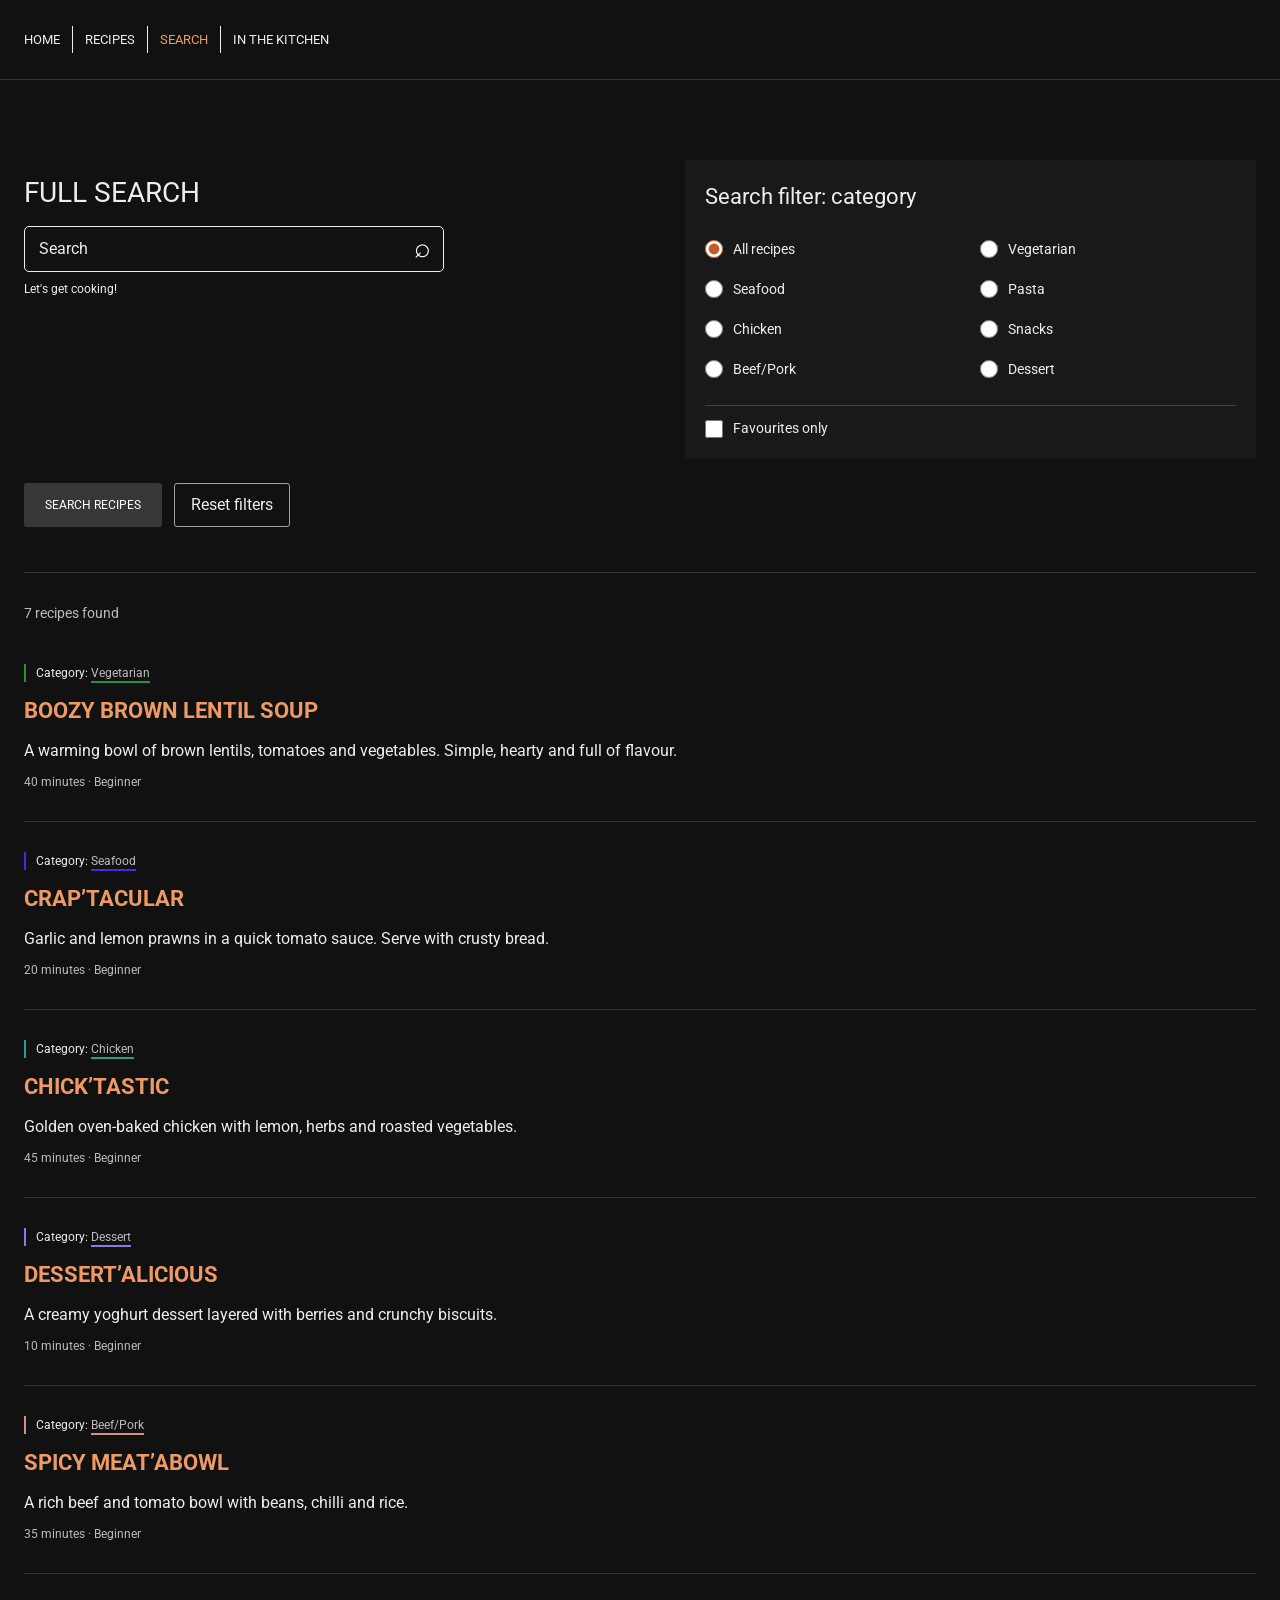
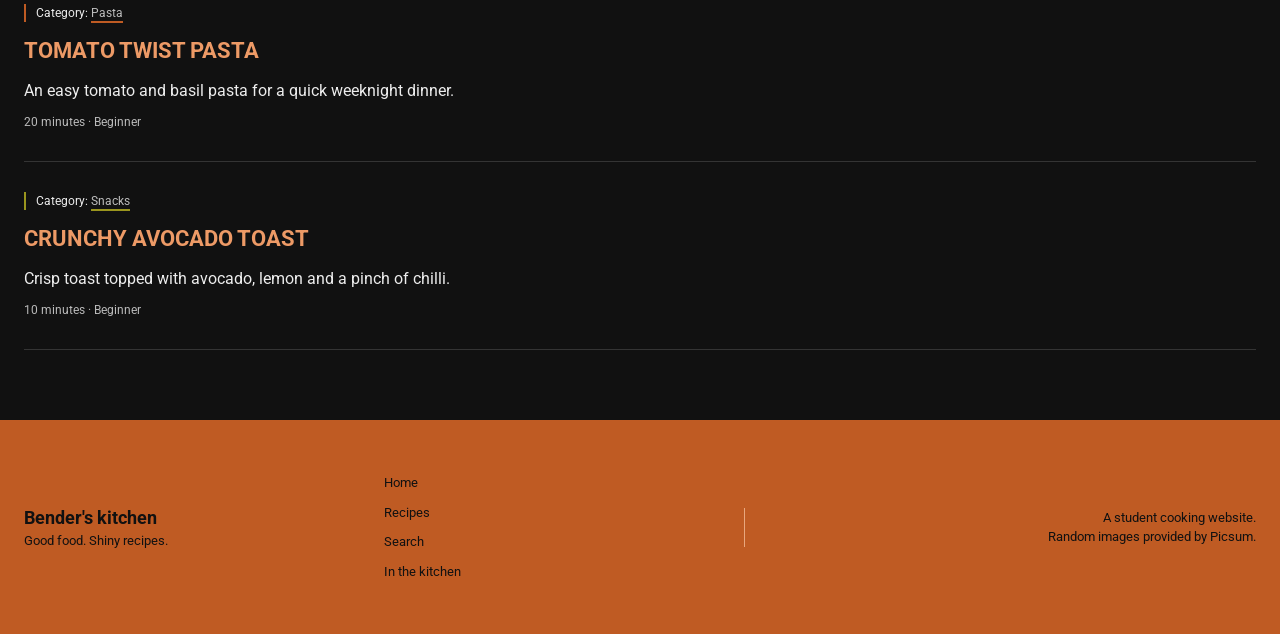
<file: RecipePage/recipe-web/search.html>
<!DOCTYPE html>
<html lang="en">
<head>
    <meta charset="UTF-8">
    <meta name="viewport" content="width=device-width, initial-scale=1.0">
    <meta name="description" content="Recipes and cooking tips from Bender's kitchen.">
    <title>Search | Bender's kitchen</title>
    <link rel="preconnect" href="https://fonts.googleapis.com">
    <link rel="preconnect" href="https://fonts.gstatic.com" crossorigin>
    <link href="https://fonts.googleapis.com/css2?family=Indie+Flower&amp;family=Roboto:ital,wght@0,100..900;1,100..900&amp;display=swap" rel="stylesheet">
    <link rel="stylesheet" href="css/style.css">
    <script src="js/recipes.js" defer></script>
    <script src="js/script.js" defer></script>
</head>
<body class="inner-page" data-page="search">
    <a class="skip-link" href="#main">Skip to content</a>
    <div class="container">
        <nav class="navigation" aria-label="Main navigation">
            <div class="menu-container">
                <ul>
                    <li><a href="index.html">Home</a></li>
                    <li><a href="recipe-detail.html">Recipes</a></li>
                    <li><a href="search.html">Search</a></li>
                    <li><a href="kitchen.html">In the kitchen</a></li>
                </ul>
            </div>
        </nav>
        <main id="main">
            <!-- Full search and category filters -->
            <section class="full-search page-width" aria-labelledby="search-title">
                <form id="recipe-search" action="search.html" method="get" class="search-form" role="search">
                    <div class="search-form_text">
                        <h1 id="search-title">Full search</h1>
                        <label class="visually-hidden" for="recipe-query">Search recipes</label>
                        <div class="search-box"><input id="recipe-query" class="search-input" type="search" name="q" placeholder="Search"><button class="search-submit" type="submit" aria-label="Search recipes">⌕</button></div>
                        <p class="search-hint">Let's get cooking!</p>
                    </div>
                    <fieldset class="search-filters">
                        <legend>Search filter: category</legend>
                        <div class="filter-options"><label><input type="radio" name="category" value="all" checked> All recipes</label><label><input type="radio" name="category" value="veg"> Vegetarian</label>
<label><input type="radio" name="category" value="seafood"> Seafood</label>
<label><input type="radio" name="category" value="pasta"> Pasta</label>
<label><input type="radio" name="category" value="chicken"> Chicken</label>
<label><input type="radio" name="category" value="misc"> Snacks</label>
<label><input type="radio" name="category" value="meats"> Beef/Pork</label>
<label><input type="radio" name="category" value="dessert"> Dessert</label></div>
                        <label class="favorite-filter"><input id="favorites-only" type="checkbox" name="favorites" value="1"> Favourites only</label>
                    </fieldset>
                    <div class="search-form_actions"><button class="button" type="submit">Search recipes</button><button class="outline-button" id="reset-search" type="button">Reset filters</button></div>
                </form>
            </section>
            <section class="search-results page-width" aria-label="Recipe search results">
                <p id="results-count" class="results-count" role="status"></p>
                <div id="search-results"></div>
                <noscript><p>Enable JavaScript to search and filter recipes.</p></noscript>
            </section>
</main>
        <footer class="footer">
            <div class="footer-container">
                <div><p class="footer-title">Bender's kitchen</p><p>Good food. Shiny recipes.</p></div>
                <nav aria-label="Footer navigation"><a href="index.html">Home</a><a href="recipe-detail.html">Recipes</a><a href="search.html">Search</a><a href="kitchen.html">In the kitchen</a></nav>
                <div><p>A student cooking website.</p><p>Random images provided by Picsum.</p></div>
            </div>
        </footer>
    </div>
</body>
</html>
</file>
<file: RecipePage/recipe-web/css/style.css>
/*dimensions*/
:root{
    --width-full:100%;
    --width-12col:1280px;
/*Grid settings*/
    --grid-gap:10px;
    --padding-default:20px;


/*colours*/

--background-color-navigation: #00000088;
--background-color-light: #ededed;
--background-color-dark-bg: #111111;
--primary-color:#bf5b23;
--color-light:#ededed;
--color-dark:#373737;
--color-white:#ffffff;


/*color swatch for categories*/
--category-seafood:#3e30e2;
--category-chicken:#299c8e;
--category-meats:#d09189;
--category-veg:#298f3f;
--category-dessert:#9374eb;
--category-misc:#9a951e;
--category-pasta:#bf5b23;





}




/*reset css*/

*{
    padding: 0;
    margin: 0;  
    box-sizing: border-box;
}



/* data category setup*/
div[data-category="seafood"]{
    border-left: 1px solid var(--category-seafood);

}

p[data-category="seafood"]{
    color: var(--category-seafood);

}

span[data-category="seafood"]{
    color: var(--category-seafood);

}

div[data-category="chicken"]{
    border-left: 1px solid var(--category-chicken);

}

p[data-category="chicken"]{
    color: var(--category-chicken);

}

span[data-category="chicken"]{
    color: var(--category-chicken);

}

body{
    width: var(--width-full);
    font-family: "Roboto", sans-serif;
    background-color: var(--background-color-dark-bg);
    position: relative;
}

.navigation, .hero, .image-section, .footer{
    width: var(--width-full);
}


.todays-recipes, .categories, .content-area {
    width: var(--width-12col);
    margin: 0 auto 0 auto;
}


.container{
    display: grid;
    grid-template-rows: auto;
    gap: var(--grid-gap);
    width: var(--width-full);
}

.navigation{
    width: var(--width-full);
    height: 80px;
    background-color: var(--background-color-navigation);
    padding: 20px;
    display: flex;
    justify-content: center;
    align-items: center;
    z-index: 10;
    position: absolute;
    top: 20px;
    left: 0;
}


.navigation.fixed{
    position: fixed;
    top: 0;
}

.menu-container{
    width: var(--width-12col);
}

.menu-container ul{
    display: flex;
}

.menu-container ul li{
    list-style: none;

}

.menu-container a {
    color: var(--background-color-light);
    text-decoration: none;
    padding: 0 10px;
    border-right: 1px solid var(--background-color-light);
}

.menu-container li:last-child a{
    border: none;
}


.menu-container a:hover{
    color: var(--primary-color);
}

.hero{
    display: flex;
    justify-content: center;
    color: var(--background-color-light);
    width: var(--width-full);
    min-height: 600px;
    height: auto;
    margin: 0;
    background-image: url("https://picsum.photos/1920/800");
    background-size: cover;
    background-position: center;
}


.hero-container{
    display: grid;
    grid-template-columns: repeat(12,1fr);
    grid-template-rows: auto auto auto;
    gap: var(--grid-gap);
    width: var(--width-12col);
}

.hero-text{
    grid-column: 1 / span 4;
    grid-row: 1;
    margin-top: 200px;

}


.hero-text h4 {
    font-size: 34px;
    font-weight:400;
    text-shadow: 1px 1px 2px #000000;
}

.hero-text h6 {
    font-size: 12px;
    font-weight:400;
    margin: 5px 0px;
    text-shadow: 1px 1px 2px #000000;
}




.hero-search{
    grid-column: 2 / span 3;
    grid-row:2;
}



.search-box{
    display: flex;
    align-items: center;
    position: relative;

}

.search-input{
    background-color: transparent;
    border-radius: 5px;
    border:1px solid var(--background-color-light);
    outline: none;
    color: var(--background-color-light);
    padding: 10px 20px 10px 40px;
}

.search-input::placeholder{
    color: var(--background-color-light);
}



.search-icon{
    position:absolute;
    left: 10px;
    display: flex;
    align-items: center;
}

/*Todays recipe start*/

.todays-recipes{
    height: fit-content;
    width: var(--width-12col);
    display: grid;
    grid-template-columns: 1fr;
    grid-template-rows: 130px auto;
    gap: var(--grid-gap);

}

.todays_recipes_content_block_image img {
    height: 200px;
    width: 100%;
    background-size: cover;
    background-position: center;
}

.todays_recipes_headline{
    font-size: 37px;
    color: var(--background-color-light);
    height: 60px;
    font-weight: 700;
    margin-top: 70px;
    display: flex;
    justify-content: flex-start;
    align-items: center;
    border-bottom: 1px solid var(--background-color-light);
    text-transform: uppercase;
}

.todays_recipes_content{
    display: grid;
    grid-template-columns: repeat(4,1fr);
    gap: var(--grid-gap);
    height: fit-content;
    width: var(--width-12col);

}


.todays_recipes_content_block{
    background-color: var(--background-color-light);
    position: relative;
    display: flex;
    flex-direction: column;
}


.todays_recipes_content_block_text {
    padding: 20px;
    color: var(--color-dark);
    display: flex;
    flex-direction: column;
    justify-content: space-between;
    flex: 1;

}

.todays_recipes_content_block_text h5{
    font-size: 20px;
    font-weight: 700;
    margin-bottom: 10px;
    text-transform: uppercase;
}

.todays_recipes_content_block_text p{
    font-size: 16px;

}

.todays_recipes_content_bottom_area{
    display: flex;
    justify-content: space-between;
    margin-top: 20px;

}

.todays_recipes_content_bottom_area_left{
    display: flex;
    flex-direction: column;
    justify-content: space-between;
    padding: 0 0 0 10px;

}



.todays_recipes_content_bottom_area_left p{
    font-size: 14px;
    font-weight: 400;
    text-transform: uppercase;

}

.todays_recipes_content_bottom_area_right button{
    background-color: var(--color-dark);
    border: 1px solid var(--color-light);
    font-size: 14px;
    font-weight: 700;
    cursor: pointer;
    padding: 8px 16px;
    border-radius: 5px;
}


.todays_recipes_content_bottom_area_right button a {
    color: var(--color-white);
    text-decoration: none;
    text-transform: uppercase;
    font-size: 12px;
    transition: 0.3s;
}

.todays_recipes_content_bottom_area_right button a:hover{
    color: var(--primary-color);
}


/*categories section start*/

.categories{
    width: var(--width-12col);
}

.categories_content{
    background-color: var(--background-color-light);
    border-radius: 5px;
    margin: 10px auto;
    padding: 20px 0 ;
    display: flex;
    justify-content: space-evenly;
    gap: var(--grid-gap);
}

.categories_content_block {
    display: flex;
    justify-content: center;
    align-items: center;
    flex-direction: column;
    font-size: 16px;
    font-weight: 700;
    text-transform: uppercase;

}

.categories_content_block svg{
    font-size: 40px;
}

.categories_content_block p{
    padding-top: 5px;
}

.image_section{
    height: 400px;
    width: var(--width-full);
    display: flex;
    justify-content: center;
    background-image: url("https://picsum.photos/1920/400");
    background-size: cover;
    background-position: center;
    clip-path: polygon(0 0, 100% 20%, 100% 100%, 0% 100%);

}

.image_section_controller{
    width: var(--width-12col);
    display: grid;
    grid-template-columns: repeat(12, 1fr);
    grid-template-rows: 100px auto 50px;
}

.image_section_box{
    grid-row: 2;
    background-color: var(--background-color-light);
    height: fit-content;
    padding: 30px;
    grid-column: 9 / span 4;

}

.image_section_box h4{
    color: var(--primary-color);
    font-size: 22px;
    text-transform: uppercase;
    font-weight: 700;
    padding: 10px 0;
}

.image_section_box p{
    color: var(--background-color-dark-bg);
    font-size: 16px;
}

/* Content Area Section */
.content-area {
    width: var(--width-12col);
    margin: 0 auto;
}

.content-grid {
    display: flex;
    flex-direction: column;

    margin-top: 20px;
    margin-bottom: 60px;
}

.content-row {
    display: grid;
    grid-template-columns: repeat(2, 1fr);

}

.content-box {
    min-height: 380px;
    background-size: cover;
    background-position: center;
}

.content-box.text-box {
    background-color: var(--background-color-light);
    padding: 40px;
    display: flex;
    flex-direction: column;
    justify-content: space-between;
    color: var(--color-dark);
}

.content-header-tag {
    display: flex;
    align-items: center;
    gap: 8px;
    margin-bottom: 10px;
}

.content-header-tag span {
    display: inline-block;
    width: 3px;
    height: 12px;
    background-color: var(--primary-color);
}

.content-header-tag h6 {
    font-size: 12px;
    font-weight: 400;
    text-transform: uppercase;
    color: var(--color-dark);
}

.content-box.text-box h4 {
    font-size: 28px;
    font-weight: 700;
    text-transform: uppercase;
    color: var(--primary-color);
    margin-bottom: 15px;
}

.content-box.text-box p {
    font-size: 16px;
    line-height: 1.5;
    color: var(--color-dark);
    margin-bottom: 25px;
}

.content-box.text-box button {
    background-color: var(--color-dark);
    border: 1px solid var(--color-light);
    font-size: 14px;
    font-weight: 700;
    cursor: pointer;
    border-radius: 5px;
    
    /* Pevné rozmery tlačidla */
    width: 180px;
    height: 40px;
    
    /* Vycentrovanie textu vo vnútri tlačidla */
    display: flex;
    justify-content: center;
    align-items: center;
    padding: 0;
}

.content-box.text-box button a {
    color: var(--color-white);
    text-decoration: none;
    text-transform: uppercase;
    font-size: 12px;
    transition: 0.3s;
}

.content-box.text-box button a:hover {
    color: var(--primary-color);
}


/* Shared additions – original colours and section names are retained. */
:root {
    --page-width: min(1280px, calc(100% - 48px));
}

html { scroll-behavior: smooth; }
body { color: var(--color-light); line-height: 1.5; }
img { max-width: 100%; display: block; object-fit: cover; }
a { color: inherit; }
button, input { font: inherit; }
button, a, input { -webkit-tap-highlight-color: transparent; }
button { cursor: pointer; }
input { min-width: 0; }
input[type="checkbox"], input[type="radio"] { accent-color: var(--primary-color); width: 18px; height: 18px; flex-shrink: 0; }
:focus-visible { outline: 3px solid #f6a66e; outline-offset: 4px; }
[hidden] { display: none !important; }
.page-width, .todays-recipes, .categories, .content-area, .hero-container, .menu-container,
.image_section_controller, .footer-container { width: var(--page-width); margin-left: auto; margin-right: auto; }
.container { gap: 0; }
main { min-width: 0; }
.visually-hidden { position: absolute; width: 1px; height: 1px; padding: 0; overflow: hidden; clip-path: inset(50%); white-space: nowrap; }
.skip-link { position: absolute; left: 24px; top: -100px; z-index: 100; padding: 12px 20px; background: var(--primary-color); color: white; }
.skip-link:focus { top: 8px; }
.navigation { top: 0; padding: 12px 0; height: 80px; }
.menu-container ul { flex-wrap: wrap; row-gap: 12px; }
.menu-container a { font-size: 13px; text-transform: uppercase; display: inline-block; padding: 4px 12px; }
.menu-container li:first-child a { padding-left: 0; }
.menu-container a[aria-current="page"] { color: #f49b62; }
.inner-page .navigation { position: relative; background: #111; border-bottom: 1px solid #343434; }
.hero { min-height: 720px; background-image: linear-gradient(90deg, rgba(0,0,0,.8), rgba(0,0,0,.12)), url('https://picsum.photos/1920/800'); }
.hero-container { grid-template-rows: 1fr auto 100px; }
.hero-text { grid-column: 1 / span 6; margin-top: 230px; }
.hero-text h4 { text-transform: uppercase; font-size: clamp(30px, 3vw, 44px); line-height: 1.15; }
.hero-text h4 a { text-decoration: none; }
.hero-text h4 a:hover { color: #f49b62; }
.hero-text h6 { margin: 18px 0; }
.hero-search { grid-column: 2 / span 4; margin-top: 60px; }
.search-box { width: 100%; max-width: 420px; }
.search-input { width: 100%; min-height: 44px; padding: 10px 48px 10px 14px; }
.search-submit { position: absolute; right: 2px; top: 2px; width: 40px; height: 40px; border: 0; background: transparent; color: white; font-size: 28px; line-height: 1; }
.search-submit:hover { color: #f49b62; }
.search-hint { margin-top: 8px; font-size: 12px; }
.button { background: var(--color-dark); color: white; text-decoration: none; text-transform: uppercase; font-size: 12px; padding: 10px 20px; border: 1px solid transparent; border-radius: 3px; display: inline-flex; align-items: center; justify-content: center; min-height: 44px; width: fit-content; text-align: center; }
.button:hover { background: #202020; color: #f6a66e; }
.outline-button { padding: 8px 16px; background: transparent; color: var(--color-light); border: 1px solid #a0a0a0; border-radius: 3px; min-height: 44px; }
.outline-button:hover, .outline-button[aria-pressed="true"] { color: #f49b62; border-color: #f49b62; }
.todays-recipes { grid-template-rows: auto auto; }
.todays_recipes_headline { font-size: clamp(23px, 3vw, 36px); height: auto; min-height: 60px; margin-top: 65px; padding-bottom: 8px; margin-bottom: 20px; }
.todays_recipes_content { width: 100%; gap: 14px; }
.todays_recipes_content > * { min-width: 0; }
.todays_recipes_content_block_image img { width: 100%; height: 200px; object-fit: cover; }
.todays_recipes_content_block_text { padding: 22px 18px; }
.todays_recipes_content_block_text h3 { font-size: 19px; text-transform: uppercase; line-height: 1.3; margin-bottom: 12px; }
.todays_recipes_content_block_text p { font-size: 14px; line-height: 1.45; }
.todays_recipes_content_bottom_area { gap: 8px; align-items: center; }
.todays_recipes_content_bottom_area_left p { font-size: 11px; }
.todays_recipes_content_bottom_area_right .button { padding: 7px 12px; font-size: 10px; }
.categories_content { margin-bottom: 65px; flex-wrap: wrap; padding: 20px 12px; }
.categories_content_block { text-decoration: none; font-size: 12px; padding: 8px; flex: 1 1 100px; }
.categories_content_block:hover { background: #ddd; }
.categories_content_block .iconify { font-size: 30px; line-height: 1.2; }
[data-category="veg"] { --category-color: var(--category-veg); }
[data-category="seafood"] { --category-color: var(--category-seafood); }
[data-category="pasta"] { --category-color: var(--category-pasta); }
[data-category="chicken"] { --category-color: var(--category-chicken); }
[data-category="misc"] { --category-color: var(--category-misc); }
[data-category="meats"] { --category-color: var(--category-meats); }
[data-category="dessert"] { --category-color: var(--category-dessert); }
p[data-category], a[data-category], span[data-category] { color: var(--category-color); }
.todays_recipes_content_bottom_area[data-category] { border-left: 2px solid var(--category-color); }
.image_section { height: 450px; }
.image_section_controller { grid-template-rows: 130px auto 50px; }
.image_section_box { grid-column: 8 / span 5; }
.content-row > * { min-width: 0; }
.content-box.text-box .button { width: 180px; }
.content-box.text-box { gap: 24px; }
.content-box.text-box h2 { color: var(--primary-color); text-transform: uppercase; font-size: 28px; line-height: 1.2; margin-bottom: 18px; }
.footer { margin-top: 50px; background: var(--primary-color); color: #111; }
.footer-container { display: grid; grid-template-columns: 1fr 1fr 1.6fr; gap: 40px; align-items: center; padding: 48px 0; font-size: 13px; }
.footer-title { font-weight: 700; font-size: 18px; }
.footer nav { display: flex; flex-direction: column; align-items: flex-start; }
.footer a { padding: 5px 0; text-decoration: none; }
.footer a:hover { text-decoration: underline; }
.footer-container > :last-child { border-left: 1px solid #e8a77d; padding-left: 30px; text-align: right; }

/* Recipe detail page */
.recipe-overview { padding: 80px 0 50px; display: grid; grid-template-columns: 1.1fr 1fr; gap: 60px; }
.eyebrow { color: #ed9a66; font-size: 13px; margin-bottom: 16px; }
.recipe-overview h1 { font-size: clamp(28px, 3.5vw, 44px); text-transform: uppercase; font-weight: 300; line-height: 1.2; }
.recipe-overview h1 strong { display: block; font-weight: 700; }
.recipe-facts { display: flex; flex-wrap: wrap; justify-content: space-between; gap: 16px; margin: 40px 0; font-size: 14px; }
.small-heading { text-transform: uppercase; font-size: 16px; margin-bottom: 14px; }
.ingredients-list { columns: 2; column-gap: 30px; padding-left: 18px; font-size: 14px; }
.ingredients-list li { break-inside: avoid; margin-bottom: 5px; }
.recipe-overview_image { display: flex; align-items: flex-start; padding-top: 10px; }
.recipe-overview_image img { aspect-ratio: 1; width: 100%; border-radius: 50%; }
.recipe-actions { display: flex; flex-wrap: wrap; gap: 10px; margin-top: 30px; }
.status-text { min-height: 26px; margin-top: 10px; font-size: 13px; }
.section-heading { font-size: clamp(23px, 3vw, 32px); text-transform: uppercase; border-bottom: 1px solid #707070; padding-bottom: 12px; margin-bottom: 30px; line-height: 1.2; }
.recipe-instructions { padding-top: 35px; }
.instructions-list { max-width: 900px; padding-left: 22px; }
.instructions-list li { padding-left: 6px; margin-bottom: 24px; font-size: 15px; line-height: 1.8; }
.recipe-bonus { display: grid; grid-template-columns: 2fr 1fr; gap: 60px; padding-top: 70px; }
.section-intro { font-size: 14px; color: #bdbdbd; margin-top: -12px; margin-bottom: 24px; }
.cooking-checklist { display: grid; gap: 24px; }
.cooking-checklist label { display: flex; align-items: flex-start; gap: 16px; font-size: 14px; line-height: 1.8; cursor: pointer; }
.cooking-checklist input { margin-top: 4px; }
.cooking-checklist input:checked + span { text-decoration: line-through; color: #aaa; }
.bonus-ingredients { padding-left: 18px; font-size: 14px; line-height: 1.8; }
.recipe-back { margin-top: 40px; }

/* Search page */
.full-search { padding: 80px 0 45px; border-bottom: 1px solid #343434; }
.search-form { display: grid; grid-template-columns: 1fr 1fr; column-gap: 90px; row-gap: 24px; align-items: start; }
.search-form_text h1 { font-size: 28px; font-weight: 400; text-transform: uppercase; margin: 12px 0; }
.search-filters { border: 0; padding: 20px; margin: 0; min-width: 0; background: #191919; }
.search-filters legend { float: left; width: 100%; font-size: 22px; margin-bottom: 20px; }
.filter-options { clear: both; display: grid; grid-template-columns: 1fr 1fr; gap: 8px 18px; }
.search-filters label { display: flex; align-items: center; gap: 10px; font-size: 14px; min-height: 32px; cursor: pointer; }
.favorite-filter { margin-top: 20px; border-top: 1px solid #444; padding-top: 12px; }
.search-form_actions { display: flex; flex-wrap: wrap; gap: 12px; }
.search-results { padding-top: 30px; padding-bottom: 20px; }
.results-count { font-size: 14px; color: #bbb; margin-bottom: 10px; }
.search-result { padding: 30px 0; border-bottom: 1px solid #343434; }
.search-result[data-category] { border-left: 0; }
.result-category { border-left: 2px solid var(--category-color); padding-left: 10px; font-size: 12px; }
.result-category a { color: #bdbdbd; text-decoration-color: var(--category-color); text-decoration-thickness: 2px; text-underline-offset: 4px; }
.search-result h2 { font-size: 22px; text-transform: uppercase; margin: 12px 0; color: #ed9a66; }
.search-result h2 a { text-decoration: none; }
.search-result h2 a:hover { text-decoration: underline; }
.search-result > p { max-width: 950px; }
.result-meta { font-size: 12px; color: #bbb; margin-top: 10px; }
.empty-state { padding: 40px 0; }
.empty-state h1, .empty-state h2 { margin-bottom: 12px; }
.empty-state p { margin-bottom: 24px; }

/* Fourth page: kitchen guides */
.kitchen-heading { padding: 70px 0 40px; }
.kitchen-heading h1 { font-size: clamp(32px, 5vw, 56px); text-transform: uppercase; margin-bottom: 16px; }
.guide-navigation { display: flex; flex-wrap: wrap; gap: 12px 30px; margin-top: 24px; }
.guide-navigation a { color: #ed9a66; text-underline-offset: 5px; padding: 8px 0; }
.kitchen-guides { margin-bottom: 40px; }
.kitchen-guides article { scroll-margin-top: 25px; }
.kitchen-guides .text-box { padding: 40px; }
.kitchen-guides ol { padding-left: 20px; font-size: 15px; line-height: 1.7; }
.kitchen-guides li { margin-bottom: 10px; }
.guide-image { width: 100%; height: 100%; object-fit: cover; }

/* Tablet: fluid widths and two recipe cards per row. */
@media (max-width: 1024px) {
    .todays_recipes_content { grid-template-columns: repeat(2, minmax(0, 1fr)); }
    .hero-search { grid-column: 1 / span 6; }
    .recipe-overview { gap: 30px; }
    .ingredients-list { columns: 1; }
    .recipe-bonus { gap: 30px; }
    .search-form { column-gap: 35px; }
    .content-box.text-box, .kitchen-guides .text-box { padding: 30px; }
    .footer-container { gap: 25px; }
}

/* Mobile: stack content, keep comfortable text and touch targets. */
@media (max-width: 640px) {
    :root { --page-width: calc(100% - 32px); }
    .navigation { height: auto; min-height: 76px; }
    .menu-container ul { row-gap: 8px; }
    .menu-container a { font-size: 11px; padding: 6px 8px; }
    .hero { min-height: 580px; }
    .hero-container { grid-template-columns: 1fr; grid-template-rows: auto auto 55px; }
    .hero-text { grid-column: 1; margin-top: 170px; }
    .hero-search { grid-column: 1; grid-row: 2; margin-top: 40px; }
    .search-box { max-width: none; }
    .todays_recipes_headline { margin-top: 40px; }
    .todays_recipes_content { grid-template-columns: 1fr; gap: 20px; }
    .todays_recipes_content_block_image img { height: 220px; }
    .todays_recipes_content_block_text { padding: 24px; }
    .categories_content { display: grid; grid-template-columns: repeat(2, minmax(0, 1fr)); margin-bottom: 35px; }
    .categories_content_block:last-child { grid-column: 1 / -1; }
    .image_section { height: auto; min-height: 350px; clip-path: polygon(0 0, 100% 7%, 100% 100%, 0 100%); }
    .image_section_controller { display: flex; align-items: center; padding: 60px 0 30px; }
    .image_section_box { width: 100%; padding: 24px; }
    .content-row { display: flex; flex-direction: column; }
    .content-row .text-box { order: 1; }
    .content-row .image-box, .content-row .guide-image { order: 2; min-height: 0; height: 240px; }
    .content-box { min-height: 300px; }
    .content-box.text-box, .kitchen-guides .text-box { padding: 28px 24px; }
    .content-box.text-box h4, .content-box.text-box h2 { font-size: 25px; }
    .content-grid { margin-bottom: 30px; }
    .footer { margin-top: 35px; }
    .footer-container { grid-template-columns: 1fr; gap: 22px; padding: 32px 0; }
    .footer nav { flex-direction: row; gap: 10px 20px; flex-wrap: wrap; }
    .footer-container > :last-child { border-left: 0; border-top: 1px solid #e8a77d; padding: 20px 0 0; text-align: left; }
    .recipe-overview { padding: 40px 0 20px; grid-template-columns: 1fr; gap: 20px; }
    .recipe-overview_image { justify-content: center; }
    .recipe-overview_image img { max-width: 400px; }
    .recipe-facts { margin: 26px 0; justify-content: flex-start; gap: 14px 24px; }
    .recipe-bonus { grid-template-columns: 1fr; padding-top: 40px; gap: 40px; }
    .section-heading { margin-bottom: 24px; }
    .recipe-instructions { padding-top: 25px; }
    .full-search { padding-top: 35px; }
    .search-form { grid-template-columns: 1fr; gap: 28px; }
    .search-filters { padding: 18px; }
    .search-filters legend { font-size: 20px; }
    .filter-options { gap: 6px 12px; }
    .search-filters label { font-size: 13px; }
    .kitchen-heading { padding-top: 40px; }
    .guide-image { height: 240px; }
}

@media (prefers-reduced-motion: reduce) {
    html { scroll-behavior: auto; }
    * { transition: none !important; }
}

/* Print only one clean copy of the current recipe. */
@media print {
    body { color: #000; background: white; font-size: 11pt; }
    .navigation, .footer, .skip-link, .recipe-actions, .status-text, .recipe-bonus,
    .recipe-back, .recipe-overview_image { display: none; }
    .page-width { width: 100%; }
    .recipe-overview { display: block; padding: 0; }
    .eyebrow { color: #000; }
    .recipe-facts { margin: 15px 0; }
    .ingredients-list { columns: 2; }
    .recipe-instructions { padding-top: 20px; }
    .instructions-list { max-width: none; }
    .instructions-list li { break-inside: avoid; margin-bottom: 12px; line-height: 1.4; }
    .section-heading { font-size: 20pt; margin-bottom: 15px; }
}

/* Main home heading follows the original hero typography. */
.hero-text h1 { text-transform: uppercase; font-size: clamp(30px, 3vw, 44px); line-height: 1.15; font-weight: 400; text-shadow: 1px 1px 2px #000; }
.hero-text h1 a { text-decoration: none; }
.hero-text h1 a:hover { color: #f49b62; }
</file>
